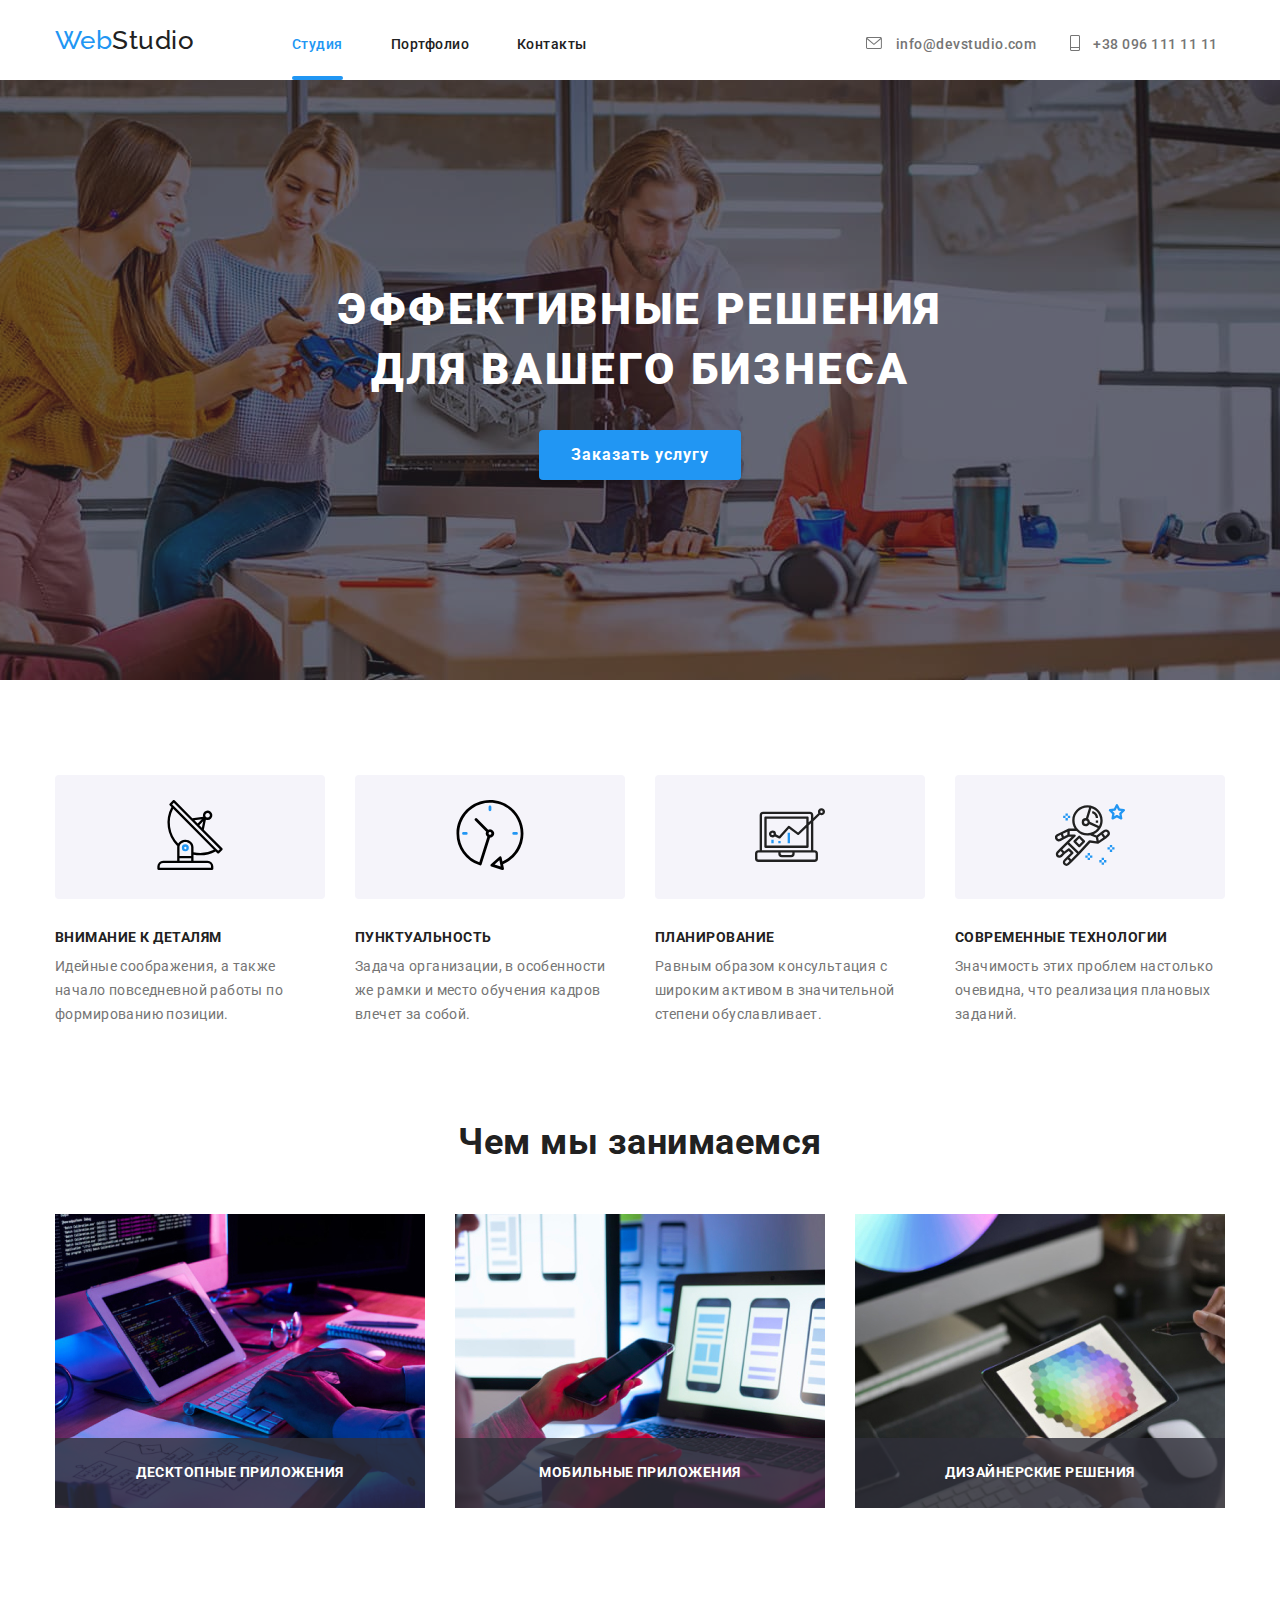
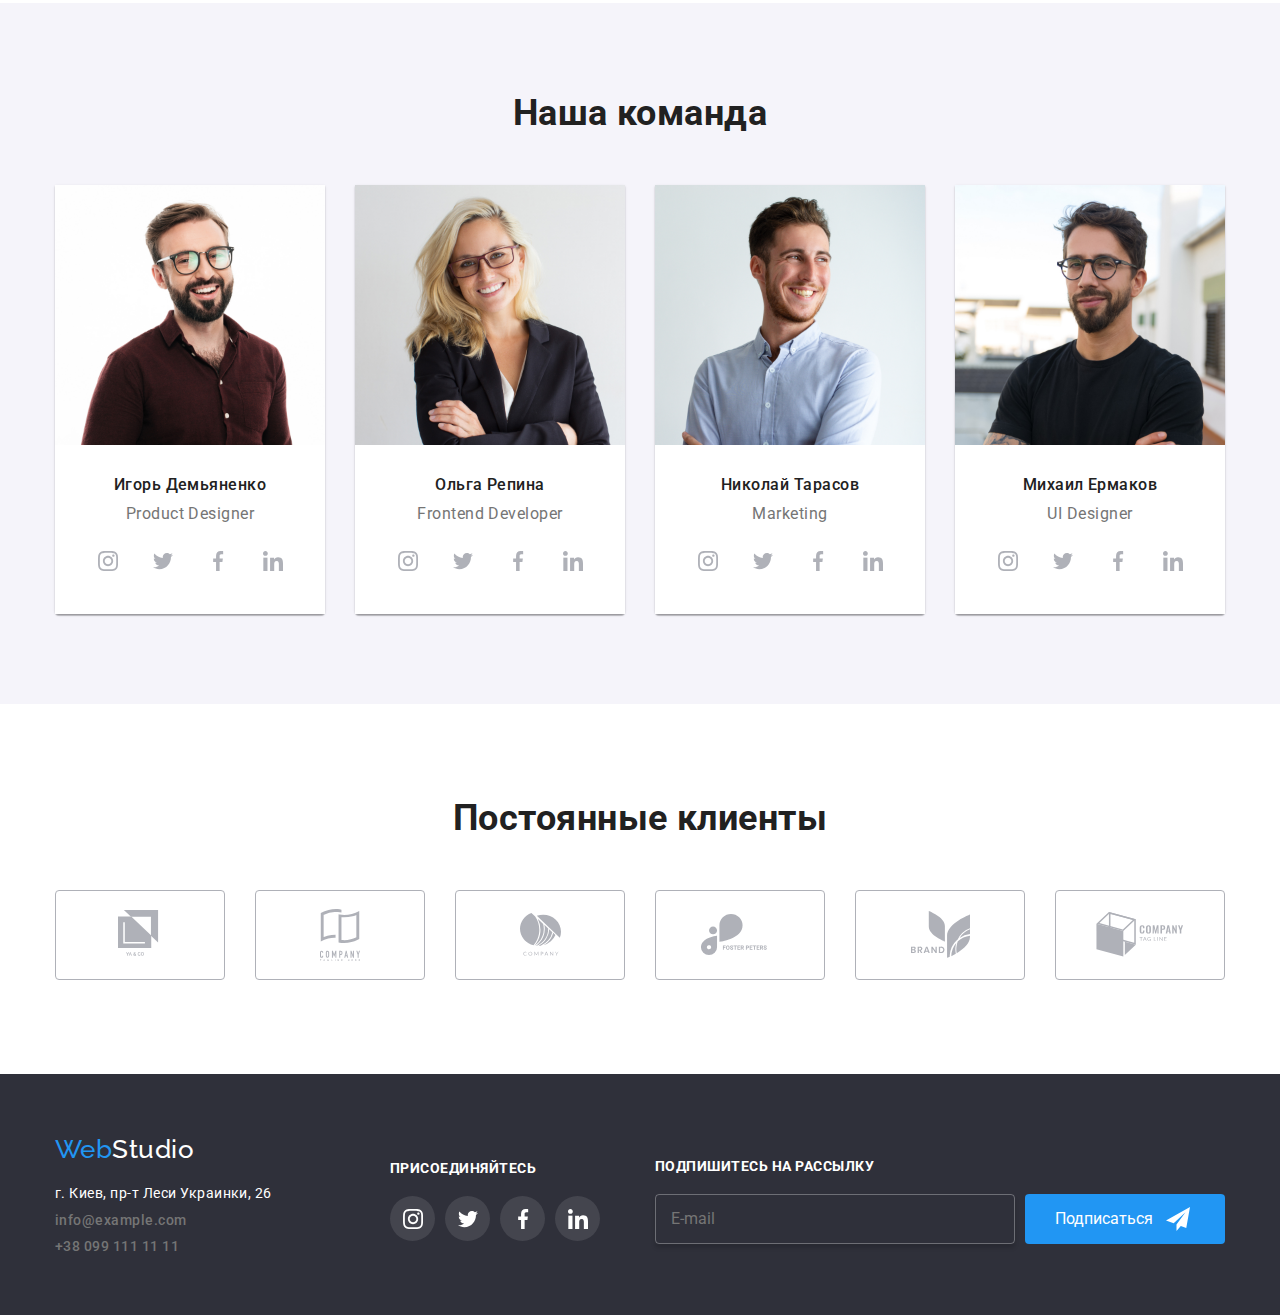
<file: index.html>
<!DOCTYPE html>
<html lang="en">
  <head>
    <meta charset="UTF-8" />
    <meta http-equiv="X-UA-Compatible" content="IE=edge" />
    <meta name="viewport" content="width=device-width, initial-scale=1.0" />
    <title>Document</title>
    <link rel="preconnect" href="https://fonts.gstatic.com" />
    <link
      href="https://fonts.googleapis.com/css2?family=Raleway:wght@700&family=Roboto:wght@400;500;700;900&display=swap"
      rel="stylesheet"
    />
    <link
      rel="stylesheet"
      href="https://cdnjs.cloudflare.com/ajax/libs/modern-normalize/1.0.0/modern-normalize.min.css"
    />
    <link rel="stylesheet" href="css/styles.min.css" />
  </head>
  <body>
    <!-- Шапка -->
    <header class="navigation">
      <div class="container">
        <nav>
          <a class="link logo" href="index.html">
            <span class="logo__highlight">Web</span>Studio
          </a>
          <ul class="menu-nav list">
            <li class="menu-nav__item">
              <a class="link menu-nav__link active" href="index.html">Студия</a></li>
            <li class="menu-nav__item">
              <a class="link menu-nav__link" href="portfolio.html">Портфолио</a>
            </li>
            <li class="menu-nav__item"><a class="link menu-nav__link" href="#">Контакты</a></li>
          </ul>
          <div class="contacts">
            <ul class="list">
              <li class="contacts__item">
                <a class="link contacts__link" href="mailto:info@devstudio.com">
                  <svg class="icon" width="16" height="12">
                    <use href="./images/icons/sprite.svg#icon-envelope"></use>
                  </svg>
                  info@devstudio.com
                </a>
              </li>
              <li class="contacts__item">
                <a class="link contacts__link" href="tel:+380961111111">
                  <svg class="icon phone" width="10" height="16">
                    <use href="./images/icons/sprite.svg#icon-telephone"></use>
                  </svg>
                  +38 096 111 11 11
                </a>
              </li>
            </ul>
          </div>
        </nav>
      </div>
    </header>
    <!-- Main -->
    <main>
      <section class="banner">
        <div class="hero">
          <h1 class="hero__title">Эффективные решения для вашего бизнеса</h1>
          <button type="button" class="button" data-modal-open>Заказать услугу</button>
        </div>
      </section>
      <!-- Features -->
      <section class="features">
        <div class="container">
          <ul class="list flex-container">
            <li class="features__item">
              <div class="features__block">
              <svg class="icon" width="70" height="70">
                <use href="./images/icons/sprite.svg#icon-antenna"></use>
              </svg>
            </div>
              <h3 class="features__title ">Внимание к деталям</h3>
              <p class="features__text">
                Идейные соображения, а также начало повседневной работы по
                формированию позиции.
              </p>
            </li>
            <li class="features__item">
              <div class="features__block">
              <svg class="icon" width="70" height="70">
                <use href="./images/icons/sprite.svg#icon-clock"></use>
              </svg>
              </div>
              <h3 class="features__title">Пунктуальность</h3>
              <p class="features__text">
                Задача организации, в особенности же рамки и место обучения
                кадров влечет за собой.
              </p>
            </li>
            <li class="features__item">
              <div class="features__block">
              <svg class="icon" width="70" height="70">
                <use href="./images/icons/sprite.svg#icon-diagram"></use>
              </svg>
              </div>
              <h3 class="features__title">Планирование</h3>
              <p class="features__text">
                Равным образом консультация с широким активом в значительной
                степени обуславливает.
              </p>
            </li>
            <li class="features__item">
              <div class="features__block">
              <svg class="icon" width="70" height="70">
                <use href="./images/icons/sprite.svg#icon-astronaut"></use>
              </svg>
              </div>
              <h3 class="features__title">Современные технологии</h3>
              <p class="features__text">
                Значимость этих проблем настолько очевидна, что реализация
                плановых заданий.
              </p>
            </li>
          </ul>
        </div>
      </section>
      <section class="works">
        <div class="container">
          <h2 class="section-heading">Чем мы занимаемся</h2>
          <ul class="list flex-container">
            <li>
              <div class="works__way">
              <img src="./images/features1.jpg" alt="Проектирование"/>
                  <h3 class=" works__title works__text">Десктопные приложения</h3>
              </div>
            </li>
            <li>
              <div class="works__way">
              <img src="./images/features2.jpg" alt="Дизайн" />
              <h3 class=" works__title works__text">Мобильные приложения</h3>
            </div>
          </li>
            <li>
              <div class="works__way">
              <img src="./images/features3.jpg" alt="Редакция" />
              <h3 class=" works__title works__text">Дизайнерские решения</h3>
              </div>
            </li>
          </ul>
        </div>
      </section>
      <section class="team">
        <div class="container">
          <h2 class="section-heading">Наша команда</h2>
          <ul class="list flex-container">
            <li class="team__card">
              <img src="./images/photo1.jpg" alt="Игорь Демьяненко" />
              <div class="team__body">
                <h3 class="person">Игорь Демьяненко</h3>
                <p class="team__item">Product Designer</p>
                <ul class="list social-icons flex-container">
                  <li class="social-icons__item">
                    <a
                      href=""
                      class="social-icons__link"
                      target="_blank"
                      rel="noopener noreferrer"
                    >
                      <svg class="icon">
                        <use
                          href="./images/icons/sprite.svg#icon-instagram"
                        ></use>
                      </svg>
                    </a>
                  </li>
                  <li class="social-icons__item">
                    <a
                      href=""
                      class="social-icons__link"
                      target="_blank"
                      rel="noopener noreferrer"
                    >
                      <svg class="icon">
                        <use
                          href="./images/icons/sprite.svg#icon-twitter"
                        ></use>
                      </svg>
                    </a>
                  </li>
                  <li class="social-icons__item">
                    <a
                      href=""
                      class="social-icons__link"
                      target="_blank"
                      rel="noopener noreferrer"
                    >
                      <svg class="icon">
                        <use
                          href="./images/icons/sprite.svg#icon-facebook"
                        ></use>
                      </svg>
                    </a>
                  </li>
                  <li class="social-icons__item">
                    <a
                      href=""
                      class="social-icons__link"
                      target="_blank"
                      rel="noopener noreferrer"
                    >
                      <svg class="icon">
                        <use
                          href="./images/icons/sprite.svg#icon-linkedin"
                        ></use>
                      </svg>
                    </a>
                  </li>
                </ul>
              </div>
            </li>
            <li class="team__card">
              <img src="./images/photo2.jpg" alt="Ольга Репина" />
              <div class="team__body">
                <h3 class="person">Ольга Репина</h3>
                <p class="team__item">Frontend Developer</p>
                <ul class="list social-icons flex-container">
                  <li class="social-icons__item">
                    <a
                      href=""
                      class="social-icons__link"
                      target="_blank"
                      rel="noopener noreferrer"
                    >
                      <svg class="icon">
                        <use
                          href="./images/icons/sprite.svg#icon-instagram"
                        ></use>
                      </svg>
                    </a>
                  </li>
                  <li class="social-icons__item">
                    <a
                      href=""
                      class="social-icons__link"
                      target="_blank"
                      rel="noopener noreferrer"
                    >
                      <svg class="icon">
                        <use
                          href="./images/icons/sprite.svg#icon-twitter"
                        ></use>
                      </svg>
                    </a>
                  </li>
                  <li class="social-icons__item">
                    <a
                      href=""
                      class="social-icons__link"
                      target="_blank"
                      rel="noopener noreferrer"
                    >
                      <svg class="icon">
                        <use
                          href="./images/icons/sprite.svg#icon-facebook"
                        ></use>
                      </svg>
                    </a>
                  </li>
                  <li class="social-icons__item">
                    <a
                      href=""
                      class="social-icons__link"
                      target="_blank"
                      rel="noopener noreferrer"
                    >
                      <svg class="icon">
                        <use
                          href="./images/icons/sprite.svg#icon-linkedin"
                        ></use>
                      </svg>
                    </a>
                  </li>
                </ul>
              </div>
            </li>
            <li class="team__card">
              <img src="./images/photo3.jpg" alt="Николай Тарасов" />
              <div class="team__body">
                <h3 class="person">Николай Тарасов</h3>
                <p class="team__item">Marketing</p>
                <ul class="list social-icons flex-container">
                  <li class="social-icons__item">
                    <a
                      href=""
                      class="social-icons__link"
                      target="_blank"
                      rel="noopener noreferrer"
                    >
                      <svg class="icon">
                        <use
                          href="./images/icons/sprite.svg#icon-instagram"
                        ></use>
                      </svg>
                    </a>
                  </li>
                  <li class="social-icons__item">
                    <a
                      href=""
                      class="social-icons__link"
                      target="_blank"
                      rel="noopener noreferrer"
                    >
                      <svg class="icon">
                        <use
                          href="./images/icons/sprite.svg#icon-twitter"
                        ></use>
                      </svg>
                    </a>
                  </li>
                  <li class="social-icons__item">
                    <a
                      href=""
                      class="social-icons__link"
                      target="_blank"
                      rel="noopener noreferrer"
                    >
                      <svg class="icon">
                        <use
                          href="./images/icons/sprite.svg#icon-facebook"
                        ></use>
                      </svg>
                    </a>
                  </li>
                  <li class="social-icons__item">
                    <a
                      href=""
                      class="social-icons__link"
                      target="_blank"
                      rel="noopener noreferrer"
                    >
                      <svg class="icon">
                        <use
                          href="./images/icons/sprite.svg#icon-linkedin"
                        ></use>
                      </svg>
                    </a>
                  </li>
                </ul>
              </div>
            </li>
            <li class="team__card">
              <img src="./images/photo4.jpg" alt="Михаил Ермаков" />
              <div class="team__body">
                <h3 class="person">Михаил Ермаков</h3>
                <p class="team__item">UI Designer</p>
                <ul class="list social-icons flex-container">
                  <li class="social-icons__item">
                    <a
                      href=""
                      class="social-icons__link"
                      target="_blank"
                      rel="noopener noreferrer"
                    >
                      <svg class="icon">
                        <use
                          href="./images/icons/sprite.svg#icon-instagram"
                        ></use>
                      </svg>
                    </a>
                  </li>
                  <li class="social-icons__item">
                    <a
                      href=""
                      class="social-icons__link"
                      target="_blank"
                      rel="noopener noreferrer"
                    >
                      <svg class="icon">
                        <use
                          href="./images/icons/sprite.svg#icon-twitter"
                        ></use>
                      </svg>
                    </a>
                  </li>
                  <li class="social-icons__item">
                    <a
                      href=""
                      class="social-icons__link"
                      target="_blank"
                      rel="noopener noreferrer"
                    >
                      <svg class="icon">
                        <use
                          href="./images/icons/sprite.svg#icon-facebook"
                        ></use>
                      </svg>
                    </a>
                  </li>
                  <li class="social-icons__item">
                    <a
                      href=""
                      class="social-icons__link"
                      target="_blank"
                      rel="noopener noreferrer"
                    >
                      <svg class="icon">
                        <use
                          href="./images/icons/sprite.svg#icon-linkedin"
                        ></use>
                      </svg>
                    </a>
                  </li>
                </ul>
              </div>
            </li>
          </ul>
        </div>
      </section>
      <section class="customers">
        <div class="container">
          <h2 class="section-heading">Постоянные клиенты</h2>
          <ul class="list  flex-container">
            <li class="customers__list">
              <a
                href=""
                class="customers__link"
                target="_blank"
                rel="noopener noreferrer"
              >
                <svg class="icon" width="44" height="49">
                  <use href="./images/icons/sprite.svg#icon-company1"></use>
                </svg>
              </a>
            </li>
            <li class="customers__list">
              <a
                href=""
                class="customers__link"
                target="_blank"
                rel="noopener noreferrer"
              >
                <svg class="icon" width="40" height="52">
                  <use href="./images/icons/sprite.svg#icon-company2"></use>
                </svg>
              </a>
            </li>
            <li class="customers__list">
              <a
                href=""
                class="customers__link"
                target="_blank"
                rel="noopener noreferrer"
              >
                <svg class="icon" width="41" height="43">
                  <use href="./images/icons/sprite.svg#icon-company3"></use>
                </svg>
              </a>
            </li>
            <li class="customers__list">
              <a
                href=""
                class="customers__link"
                target="_blank"
                rel="noopener noreferrer"
              >
                <svg class="icon" width="80" height="42">
                  <use href="./images/icons/sprite.svg#icon-company4"></use>
                </svg>
              </a>
            </li>
            <li class="customers__list">
              <a
                href=""
                class="customers__link"
                target="_blank"
                rel="noopener noreferrer"
              >
                <svg class="icon" width="59" height="47">
                  <use href="./images/icons/sprite.svg#icon-company5"></use>
                </svg>
              </a>
            </li>
            <li class="customers__list">
              <a
                href=""
                class="customers__link"
                target="_blank"
                rel="noopener noreferrer"
              >
                <svg class="icon" width="88" height="45">
                  <use href="./images/icons/sprite.svg#icon-company6"></use>
                </svg>
              </a>
            </li>
          </ul>
        </div>
      </section>
    </main>
    <!-- Подвал -->
    <footer class="footer">
      <div class="container flex-container flex-c">
          <!-- Block 1 -->
          <div class="contacts__logo">
            <a class="link logo" href="index.html">
              <span class="logo__highlight">Web</span>Studio
            </a>
            <address>
              <p class="footer__contacts">г. Киев, пр-т Леси Украинки, 26</p>
              <ul class="list">
                <li class="footer__contacts">
                  <a class="link footer__contacts-grey" href="mailto:info@example.com"
                    >info@example.com</a
                  >
                </li>
                <li class="footer__contacts ">
                  <a class="link footer__contacts-grey" href="tel:+380991111111">+38 099 111 11 11</a>
                </li>
              </ul>
            </address>
          </div>
          <!-- Block 2 -->
          <div class="join-social-links">
            <h3 class="subscription__text">Присоединяйтесь</h3>
            <ul class="list flex-container social-icons">
              <li class="social-icons__item">
                <a
                  href=""
                  class="social-icons__link"
                  target="_blank"
                  rel="noopener noreferrer"
                >
                  <svg class="icon">
                    <use href="./images/icons/sprite.svg#icon-instagram"></use>
                  </svg>
                </a>
              </li>
              <li class="social-icons__item">
                <a
                  href=""
                  class="social-icons__link"
                  target="_blank"
                  rel="noopener noreferrer"
                >
                  <svg class="icon">
                    <use href="./images/icons/sprite.svg#icon-twitter"></use>
                  </svg>
                </a>
              </li>
              <li class="social-icons__item">
                <a
                  href=""
                  class="social-icons__link"
                  target="_blank"
                  rel="noopener noreferrer"
                >
                  <svg class="icon">
                    <use href="./images/icons/sprite.svg#icon-facebook"></use>
                  </svg>
                </a>
              </li>
              <li class="social-icons__item">
                <a
                  href=""
                  class="social-icons__link"
                  target="_blank"
                  rel="noopener noreferrer"
                >
                  <svg class="icon">
                    <use href="./images/icons/sprite.svg#icon-linkedin"></use>
                  </svg>
                </a>
              </li>
            </ul>
          </div>
          <!-- Block 3 -->
          <div class="subscription">
            <h3 class="subscription__text">Подпишитесь на рассылку</h3>
            <form class="subscription__form">
            <input class="subscription__input" type="text" name="email" placeholder="E-mail">
            <div class="footer-icon">
            <button class="subscription__button" type="submit">Подписаться</button>
            <svg class="form-button-icon" width="24" height="24">
              <use href="./images/icons/sprite.svg#icon-send-telegramm"></use>
            </svg>
          </div>
            </form>
          </div>
      </div>
    </footer>
    <!-- <img src="./images/svg/satellite-dish.svg" alt="icon" /> -->
    <div class="backdrop is-hidden" data-modal>
      <div class="modal" >
        <button type="button" class="modal-button"  data-modal-close>
          <svg class="modal-icon-close" width="18" height="18"> 
            <use href="./images/icons/sprite.svg#icon-close"></use>
          </svg>
        </button>
          <p class="modal__title">Оставьте свои данные, мы вам перезвоним</p> 
          <form class="form" autocomplete="on">
            <div class="form-container">
            <div class="form__group">
              <label for="name" class="form__label">Имя</label>
              <input class="form__input" type="text" name="name" id="name" required="">
              <svg class="modal__icon" width="18" height="18">
                <use href="./images/icons/sprite.svg#icon-person"></use>
              </svg>
            </div>
           <div class="form__group">
            <label for="tel" class="form__label">Телефон</label>
            <input class="form__input" type="text" name="tel" id="tel" required="">
            <svg class="modal__icon" width="18" height="18">
              <use href="./images/icons/sprite.svg#icon-tel"></use>
            </svg>
           </div>
            <div class="form__group">
              <label for="email" class="form__label">Почта</label>
              <input class="form__input" type="text" name="email" id="email" required="">
              <svg class="modal__icon" width="18" height="18">
                <use href="./images/icons/sprite.svg#icon-email"></use>
              </svg>
            </div>
            <div class="form__group">
              <label for="comments" class="form__label">Комментарий</label>
              <textarea class="form__comments" name="comment" id="comments" 
              cols="30" rows="4" spellcheck="false" placeholder="Введите текст"></textarea>
            </div>
              <input type="checkbox" class="custom-checkbox" name="check" value="accepted" id="contract" required="">
              <label class="checkbox-label" for="contract"><p>Соглашаюсь с рассылкой и принимаю <a class="contract-link" href="#" target="_blank" rel="noopener noreferrer">Условия договора</a></p>
            </label>
          </div>
           <button class="modal__button-send" type="submit">Отправить</button>
          </form>
      </div>
    </div>
    <script src="./js/modal.js"></script>
  </body>
</html>
</file>
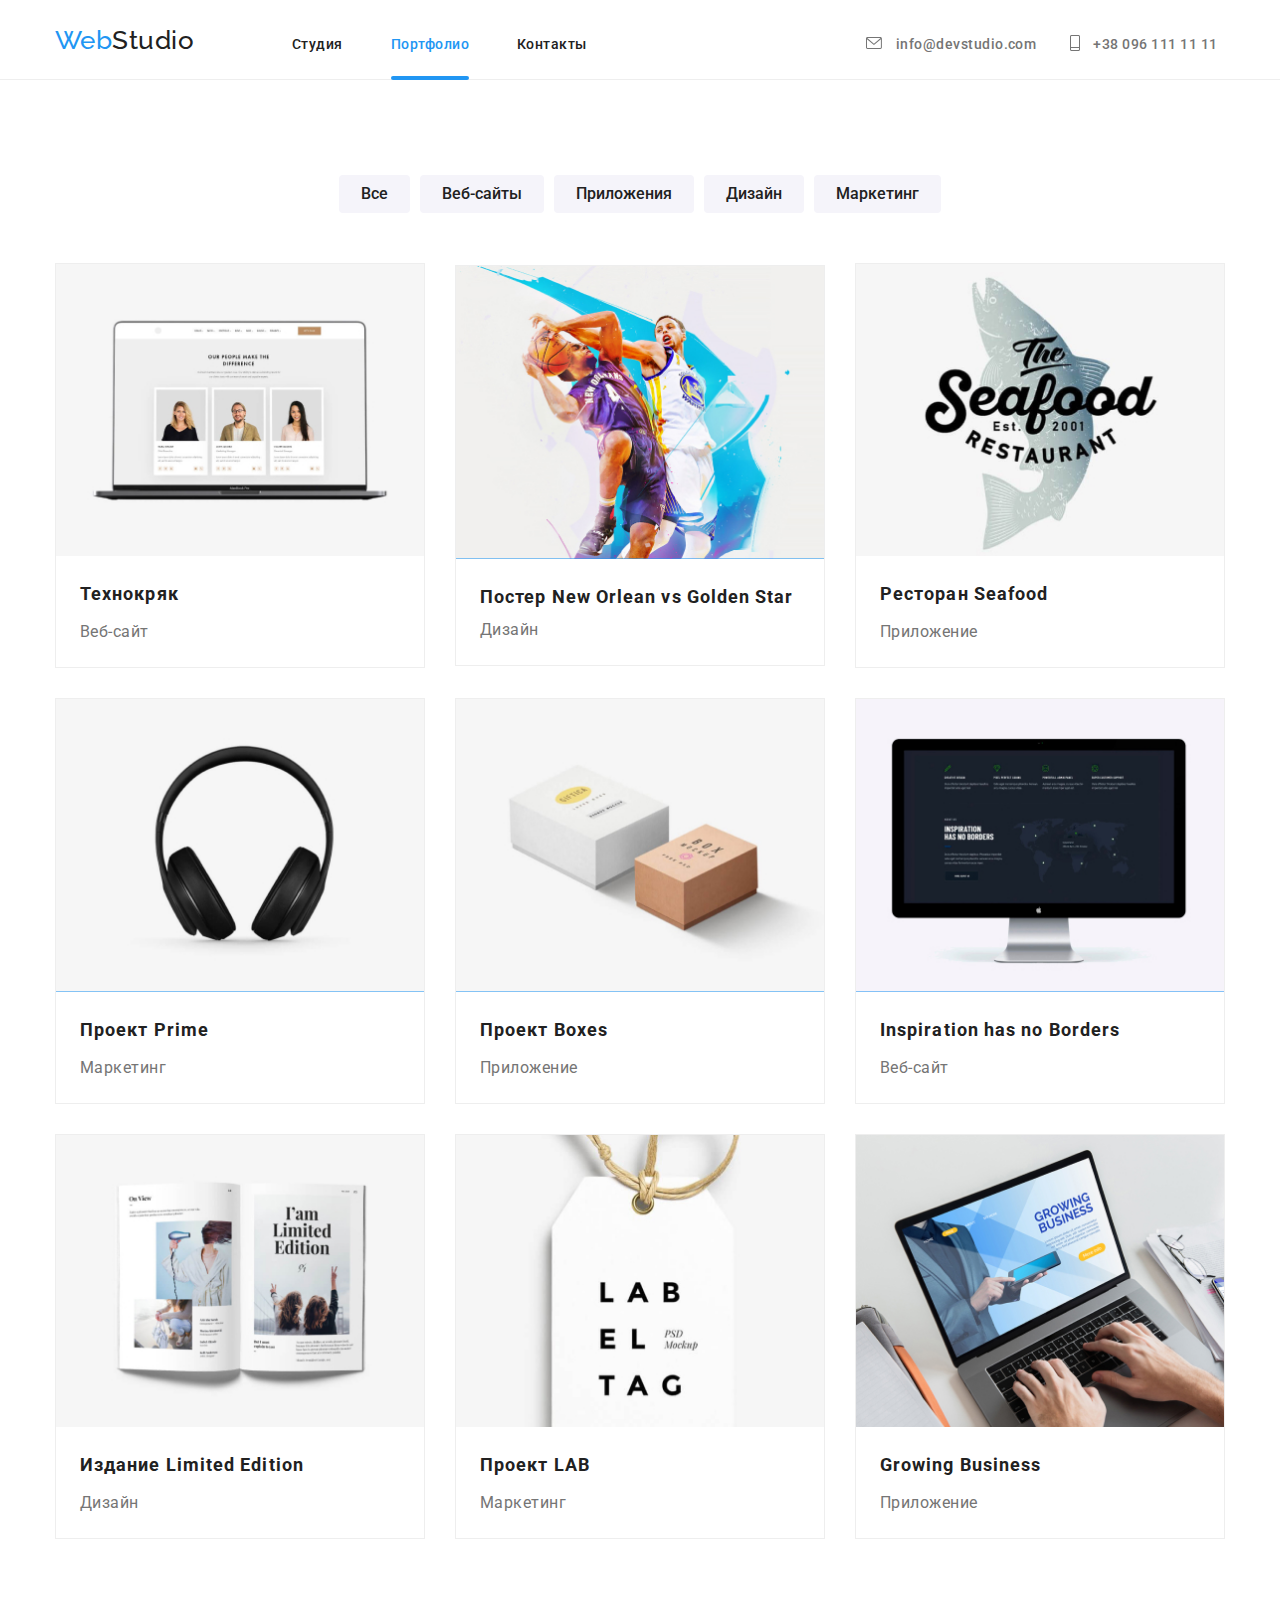
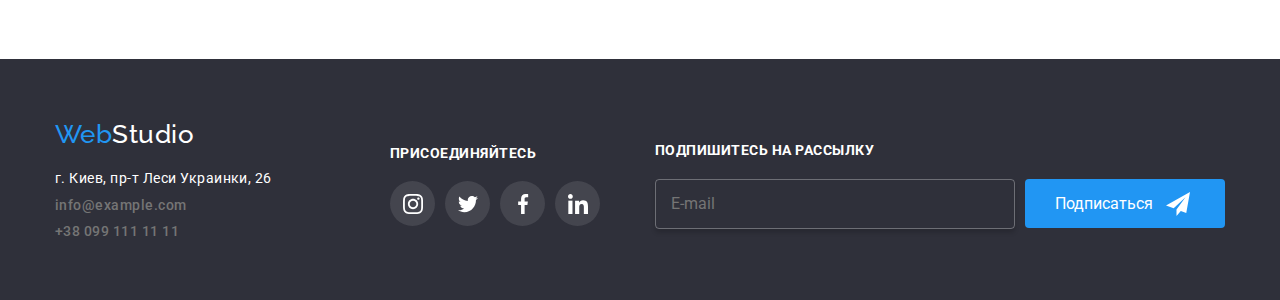
<file: portfolio.html>
<!DOCTYPE html>
<html lang="en">
  <head>
    <meta charset="UTF-8" />
    <meta http-equiv="X-UA-Compatible" content="IE=edge" />
    <meta name="viewport" content="width=device-width, initial-scale=1.0" />
    <meta name="description" content="This site for home tasks" />
    <title>Portfolio</title>
    <link rel="preconnect" href="https://fonts.gstatic.com" />
    <link
      href="https://fonts.googleapis.com/css2?family=Raleway:wght@700&family=Roboto:wght@400;500;700;900&display=swap"
      rel="stylesheet"
    />
    <link
      rel="stylesheet"
      href="https://cdnjs.cloudflare.com/ajax/libs/modern-normalize/1.0.0/modern-normalize.min.css"
    />
    <link rel="stylesheet" href="css/styles.min.css" />
  </head>
  <body>
    <header class="navigation h-line">
      <div class="container">
        <nav>
          <a class="link logo" href="index.html">
            <span class="logo__highlight">Web</span>Studio
          </a>
          <ul class="menu-nav list" id="base-nav">
            <li class="menu-nav__item"><a class="link menu-nav__link" href="index.html">Студия</a></li>
            <li class="menu-nav__item">
              <a class="link menu-nav__link active" href="portfolio.html">Портфолио</a>
            </li>
            <li class="menu-nav__item"><a class="link menu-nav__link" href="#">Контакты</a></li>
          </ul>
          <div class="contacts">
            <ul class="list">
              <li class="contacts__item">
                <a class="link contacts__link" href="mailto:info@devstudio.com">
                  <svg class="icon" width="16" height="12">
                    <use href="./images/icons/sprite.svg#icon-envelope"></use>
                  </svg>
                  info@devstudio.com
                </a>
              </li>
              <li class="contacts__item">
                <a class="link contacts__link" href="tel:+380961111111">
                  <svg class="icon phone" width="10" height="16">
                    <use href="./images/icons/sprite.svg#icon-telephone"></use>
                  </svg>
                  +38 096 111 11 11
                </a>
              </li>
            </ul>
          </div>
        </nav>
      </div>
    </header>
    <main>
      <section class="main-section">
      <div class="container">
        <section class="secondary-nav ">
          <ul class="site-nav list button-item">
            <li class="site-nav__item">
              <button type="button" class="filter-btn">Все</button>
            </li>
            <li class="site-nav__item">
              <button type="button" class="filter-btn">Веб-сайты</button>
            </li>
            <li class="site-nav__item">
              <button type="button" class="filter-btn">Приложения</button>
            </li>
            <li class="site-nav__item">
              <button type="button" class="filter-btn">Дизайн</button>
            </li>
            <li class="site-nav__item">
              <button type="button" class="filter-btn">Маркетинг</button>
            </li>
          </ul>
        </section>
        <section>
          <h2 class="section-heading__portfolio">Портфолио</h2>
          <ul class="list grid flex-c">
            <li class="grid__item">
              <a href="#">
                <div class="business-card">
                  <div class="card-overlay">
                    <img src="./images/example1.jpg" alt="Сотрудники" />
                    <div class="card-overlay-text">
                      <p>Технокряк это современная площадка распространения коронавируса. Компании используют эту платформу для цифрового шпионажа и атак на защищённые сервера конкурентов.</p>
                    </div>
                  </div>
                  <div class="card-info">
                    <h3 class="portfolio card-info__title">Технокряк</h3>
                    <p class="card-info__text">Веб-сайт</p>
                  </div>
                </div>
              </a>
            </li>
            <li class="grid__item">
              <a href="#">
                <div class="business-card">
                  <div class="card-overlay">
                    <img src="./images/example2.jpg" alt="Дизайн" />
                  <div class="card-overlay-text">
                    <!-- <p>Технокряк это современная площадка распространения коронавируса. Компании используют эту платформу для цифрового шпионажа и атак на защищённые сервера конкурентов.</p> -->
                  </div>
                </div>
                  <div class="card-info">
                    <h3 class="portfolio grid-item-title">
                      Постер New Orlean vs Golden Star
                    </h3>
                    <p class="card-info__text">Дизайн</p>
                  </div>
                </div>
              </a>
            </li>
            <li class="grid__item">
              <a href="#">
                <div class="business-card">
                  <div class="card-overlay">
                    <img src="./images/example3.jpg" alt="Приложение" />
                    <div class="card-overlay-text">
                      <!-- <p>Технокряк это современная площадка распространения коронавируса. Компании используют эту платформу для цифрового шпионажа и атак на защищённые сервера конкурентов.</p> -->
                    </div>
                  </div>
                  <div class="card-info">
                    <h3 class="portfolio card-info__title">Ресторан Seafood</h3>
                    <p class="card-info__text">Приложение</p>
                  </div>
                </div>
              </a>
            </li>
            <li class="grid__item">
              <a href="#">
                <div class="business-card">
                  <div class="card-overlay">
                    <img src="./images/example4.jpg" alt="Маркетинг" />
                    <div class="card-overlay-text">
                      <!-- <p>Технокряк это современная площадка распространения коронавируса. Компании используют эту платформу для цифрового шпионажа и атак на защищённые сервера конкурентов.</p> -->
                    </div>
                  </div>
                  <div class="card-info">
                    <h3 class="portfolio card-info__title">Проект Prime</h3>
                    <p class="card-info__text">Маркетинг</p>
                  </div>
                </div>
              </a>
            </li>
            <li class="grid__item">
              <a href="">
                <div class="business-card">
                  <div class="card-overlay">
                    <img src="./images/example5.jpg" alt="Приложение" />
                    <div class="card-overlay-text">
                      <!-- <p>Технокряк это современная площадка распространения коронавируса. Компании используют эту платформу для цифрового шпионажа и атак на защищённые сервера конкурентов.</p> -->
                    </div>
                  </div>
                  
                  <div class="card-info">
                    <h3 class="portfolio card-info__title">Проект Boxes</h3>
                    <p class="card-info__text">Приложение</p>
                  </div>
                </div>
              </a>
            </li>
            <li class="grid__item">
              <a href="#">
                <div class="business-card">
                  <div class="card-overlay">
                    <img src="./images/example6.jpg" alt="Веб-сайт" />
                    <div class="card-overlay-text">
                      <!-- <p>Технокряк это современная площадка распространения коронавируса. Компании используют эту платформу для цифрового шпионажа и атак на защищённые сервера конкурентов.</p> -->
                    </div>
                  </div>
                  <div class="card-info">
                    <h3 class="portfolio card-info__title">
                      Inspiration has no Borders
                    </h3>
                    <p class="card-info__text">Веб-сайт</p>
                  </div>
                </div>
              </a>
            </li>
            <li class="grid__item">
              <a href="#">
                <div class="business-card">
                  <div class="card-overlay">
                    <img src="./images/example7.jpg" alt="Дизайн" />
                    <div class="card-overlay-text">
                      <!-- <p>Технокряк это современная площадка распространения коронавируса. Компании используют эту платформу для цифрового шпионажа и атак на защищённые сервера конкурентов.</p> -->
                    </div>
                  </div>
                  <div class="card-info">
                    <h3 class="portfolio card-info__title">
                      Издание Limited Edition
                    </h3>
                    <p class="card-info__text">Дизайн</p>
                  </div>
                </div>
              </a>
            </li>
            <li class="grid__item">
              <a href="#">
                <div class="business-card">
                  <div class="card-overlay">
                    <img src="./images/example8.jpg" alt="Маркетинг" />
                    <div class="card-overlay-text">
                      <!-- <p>Технокряк это современная площадка распространения коронавируса. Компании используют эту платформу для цифрового шпионажа и атак на защищённые сервера конкурентов.</p> -->
                    </div>
                  </div>
                  <div class="card-info">
                    <h3 class="portfolio card-info__title">Проект LAB</h3>
                    <p class="card-info__text">Маркетинг</p>
                  </div>
                </div>
              </a>
            </li>
            <li class="grid__item">
              <a href="#">
                <div class="business-card">
                  <div class="card-overlay">
                    <img src="./images/example9.jpg" alt="Приложение" />
                    <div class="card-overlay-text">
                      <!-- <p>Технокряк это современная площадка распространения коронавируса. Компании используют эту платформу для цифрового шпионажа и атак на защищённые сервера конкурентов.</p> -->
                    </div>
                  </div>
                  <div class="card-info">
                    <h3 class="portfolio card-info__title">Growing Business</h3>
                    <p class="card-info__text">Приложение</p>
                  </div>
                </div>
              </a>
            </li>
          </ul>
          </section>
        </div>
      </section>
    </main>
    <!-- Подвал -->
    <footer class="footer">
      <div class="container flex-container flex-c">
          <!-- Block 1 -->
          <div class="contacts__logo">
            <a class="link logo" href="index.html">
              <span class="logo__highlight">Web</span>Studio
            </a>
            <address>
              <p class="footer__contacts">г. Киев, пр-т Леси Украинки, 26</p>
              <ul class="list">
                <li class="footer__contacts">
                  <a class="link footer__contacts-grey" href="mailto:info@example.com"
                    >info@example.com</a
                  >
                </li>
                <li class="footer__contacts ">
                  <a class="link footer__contacts-grey" href="tel:+380991111111">+38 099 111 11 11</a>
                </li>
              </ul>
            </address>
          </div>
          <!-- Block 2 -->
          <div class="join-social-links">
            <h3 class="subscription__text">Присоединяйтесь</h3>
            <ul class="list flex-container social-icons">
              <li class="social-icons__item">
                <a
                  href=""
                  class="social-icons__link"
                  target="_blank"
                  rel="noopener noreferrer"
                >
                  <svg class="icon">
                    <use href="./images/icons/sprite.svg#icon-instagram"></use>
                  </svg>
                </a>
              </li>
              <li class="social-icons__item">
                <a
                  href=""
                  class="social-icons__link"
                  target="_blank"
                  rel="noopener noreferrer"
                >
                  <svg class="icon">
                    <use href="./images/icons/sprite.svg#icon-twitter"></use>
                  </svg>
                </a>
              </li>
              <li class="social-icons__item">
                <a
                  href=""
                  class="social-icons__link"
                  target="_blank"
                  rel="noopener noreferrer"
                >
                  <svg class="icon">
                    <use href="./images/icons/sprite.svg#icon-facebook"></use>
                  </svg>
                </a>
              </li>
              <li class="social-icons__item">
                <a
                  href=""
                  class="social-icons__link"
                  target="_blank"
                  rel="noopener noreferrer"
                >
                  <svg class="icon">
                    <use href="./images/icons/sprite.svg#icon-linkedin"></use>
                  </svg>
                </a>
              </li>
            </ul>
          </div>
          <!-- Block 3 -->
          <div class="subscription">
            <h3 class="subscription__text">Подпишитесь на рассылку</h3>
            <form class="subscription__form">
            <input class="subscription__input" type="text" name="email" placeholder="E-mail">
            <div class="footer-icon">
            <button class="subscription__button" type="submit">Подписаться</button>
            <svg class="form-button-icon" width="24" height="24">
              <use href="./images/icons/sprite.svg#icon-send-telegramm"></use>
            </svg>
          </div>
            </form>
          </div>
      </div>
    </footer>
  </body>
</html>
</file>
<file: css/styles.min.css>
:root{--main-font-family: 'Roboto', sans-serif;--secondary-font-family: 'Raleway', sans-serif;--main-bg-color: #fff;--main-text-color: #212121;--secondary-color: #757575;--accent-color: #2196f3;--dark-bg-color: #2f303a;--icons-text-color: #afb1b8;--base-size: 16px;--soft-box-shadow: drop-shadow(0px 4px 4px rgba(0, 0, 0, 0.25));--small-circled: 4px;--round-box: 50%;--soft-grey-bg-gradient: linear-gradient(180deg, #FFFFFF 0%, rgba(255, 255, 255, 0) 100%), linear-gradient(180deg, #6B5F5F 0%, rgba(255, 255, 255, 0) 100%), #c4c4c4;--animation-time: 250ms}html{box-sizing:border-box}*,*::after,*::before{box-sizing:inherit}h1,h2,h3,h4,h5,h6,p{margin-top:0;margin-bottom:0}body{font-size:var(--base-size);font-family:var(--main-font-family);letter-spacing:0.03em;line-height:1.2;color:var(--main-text-color)}img{display:block;width:100%;height:auto}address{margin-top:20px}address{font-style:normal}.list{list-style:none;padding-left:0;margin:0}.h-line{border-bottom:1px solid #eee}.banner{max-width:1600px;height:600px;margin-left:auto;margin-right:auto;background-image:url(../images/bg.jpg);background-size:cover;background-position:top right, center;background-repeat:no-repeat;background-color:var(--soft-grey-bg-gradient)}.visually-hidden{position:absolute !important;clip:rect(1px 1px 1px 1px);clip:rect(1px, 1px, 1px, 1px);padding:0 !important;border:0 !important;height:1px !important;width:1px !important;overflow:hidden}.container{width:1200px;margin:0 auto;padding:0 15px}.flex-container{display:flex;justify-content:space-between}.flex-c{justify-content:center;align-items:center}.button{font-weight:700;font-size:var(--base-size);line-height:1.87;letter-spacing:.06em;appearance:none;border:0;cursor:pointer;border-radius:var(--small-circled);padding:10px 32px;background-color:var(--accent-color);color:var(--main-bg-color);box-shadow:0 4px 4px rgba(0,0,0,0.15);transition:var(--animation-time) cubic-bezier(0.4, 0, 0.2, 1)}.button:focus{outline:none;box-shadow:0 0 0 4px rgba(49,106,230,0.7)}.button:active{outline:none;transform:translateY(2px)}.main-navigation{display:flex;align-items:center}.menu-nav{width:295px;display:inline-flex;justify-content:space-between}.menu-nav__link{position:relative}.menu-nav__link::after{content:'';position:absolute;bottom:-27px;left:0;width:100%;height:4px;border-radius:2px;opacity:0;transition:opacity var(--animation-time) cubic-bezier(0.4, 0, 0.2, 1);background-color:var(--accent-color)}.menu-nav__link:hover::after,.menu-nav__link:focus::after{content:'';position:absolute;bottom:-27px;left:0;width:100%;height:4px;border-radius:2px;opacity:1;background-color:var(--accent-color)}.menu-nav__item .link{font-size:14px;list-style:none;text-decoration:none;display:block;transition:var(--animation-time) cubic-bezier(0.4, 0, 0.2, 1)}.active::after{content:'';position:absolute;bottom:-27px;left:0;width:100%;height:4px;opacity:1;border-radius:2px;background-color:var(--accent-color)}.phone{transform:translateY(2px)}.menu-nav__item>.active{color:var(--accent-color)}.social-icons{width:210px}.social-icons__link{display:flex;justify-content:center;align-items:center;border-radius:50%;width:45px;height:45px}.social-icons__link:hover .icon,.social-icons__link:focus .icon{fill:var(--main-bg-color)}.social-icons__link:hover,.social-icons__link:focus{background-color:var(--accent-color);transition:var(--animation-time) cubic-bezier(0.4, 0, 0.2, 1)}.social-icons__item{border-radius:50%;background-color:rgba(255,255,255,0.1)}.social-icons .icon{width:20px;height:20px;fill:var(--icons-text-color);transition:var(--animation-time) cubic-bezier(0.4, 0, 0.2, 1)}.logo{font-size:26px;font-family:var(--secondary-font-family);font-weight:700;line-height:1.192;color:var(--main-text-color);margin-right:90px}.logo__highlight{color:var(--accent-color)}.section-heading{font-weight:700;font-size:36px;line-height:1.166;text-align:center;color:var(--main-text-color);margin-bottom:50px}.filter-btn{font-size:var(--base-size);font-weight:500;line-height:1.62;color:var(--main-text-color);padding:6px 22px;background-color:#F5F4FA;border:none;cursor:pointer;display:inline-flex;border-radius:var(--small-circled);transition:var(--animation-time) cubic-bezier(0.4, 0, 0.2, 1)}.filter-btn:active{outline:none;transform:translateY(2px)}.filter-btn:focus{outline:none}.filter-btn:hover,.filter-btn:focus{background-color:#2196f3;color:var(--main-bg-color);box-shadow:0px 4px 4px rgba(0,0,0,0.25)}.custom-checkbox{position:absolute;z-index:-1;opacity:0}.custom-checkbox+label{display:inline-flex;align-items:center;user-select:none;font-size:14px;line-height:1.7;letter-spacing:0.03em;color:var(--secondary-color)}.custom-checkbox+label::before{content:'';display:inline-block;width:16px;height:16px;border:2px solid #212121;border-radius:2px;margin-right:8px;background-repeat:no-repeat;background-position:center;background-size:50% 50%}.custom-checkbox:checked+label::before{border-color:var(--accent-color);background-color:var(--accent-color);background-image:url(../images/icons/icon-checkbox.svg);color:var(--main-bg-color);background-size:contain;background-origin:border-box}.custom-checkbox:not(:disabled):not(:checked)+label:hover::before{border-color:#b3d7ff}.custom-checkbox:not(:disabled):active+label::before{background-color:#b3d7ff;border-color:#b3d7ff}.custom-checkbox:focus+label::before{box-shadow:0 0 0 3px rgba(0,123,255,0.25)}.custom-checkbox:focus:not(:checked)+label::before{border-color:#4484c9}.custom-checkbox:disabled+label::before{background-color:#e9ecef}.link{text-decoration:none;color:inherit;font-weight:500;transition:color var(--animation-time) cubic-bezier(0.4, 0, 0.2, 1)}.link:hover,.link:focus{color:var(--accent-color)}.contacts{display:inline-flex;margin-left:275px}.contacts__link{font-size:14px;color:var(--secondary-color)}.contacts__link:not(:last-child){margin-right:50px}.contacts__link:hover,.contacts__link:focus{color:var(--accent-color)}.contacts__link .icon{fill:var(--secondary-color);margin-right:10px;transition:var(--animation-time) cubic-bezier(0.4, 0, 0.2, 1)}.contacts__link:hover .icon,.contacts__link:focus .icon{fill:var(--accent-color)}.contacts__item{display:inline}.contacts__item:not(:last-child){margin-right:30px}.contract-link{color:var(--accent-color)}.contract-link:focus{transition:var(--animation-time) cubic-bezier(0.4, 0, 0.2, 1)}#contract{margin-left:14px}.backdrop{position:fixed;top:0;left:0;width:100%;height:100%;background:rgba(0,0,0,0.2);opacity:1;transition:opacity 250ms cubic-bezier(0.4, 0, 0.2, 1),visibility 250ms cubic-bezier(0.4, 0, 0.2, 1)}.modal{position:absolute;top:50%;left:50%;width:528px;height:581px;transform:translate(-50%, -50%);border-radius:5px;background-color:var(--main-bg-color);padding:40px;transition:opacity 250ms cubic-bezier(0.4, 0, 0.2, 1)}.modal-button{position:absolute;top:10px;right:10px;width:30px;height:30px;border-radius:50%;background:var(--main-bg-color);border:1px solid rgba(0,0,0,0.1)}.modal-button:focus .modal-icon-close{fill:var(--accent-color);transition:var(--animation-time) cubic-bezier(0.4, 0, 0.2, 1)}.modal-button:hover>.modal-icon-close{fill:var(--accent-color);transition:var(--animation-time) cubic-bezier(0.4, 0, 0.2, 1)}.modal-icon-close{transform:translate(0, 2px);cursor:pointer}.is-hidden{opacity:0;visibility:hidden;pointer-events:none}.is-hidden .modal{transform:translateX(100%, 100%) scale 0.2}.modal__title{font-weight:700;font-size:20px;line-height:1.15;text-align:center;letter-spacing:0.03em;color:var(--main-text-color)}.modal__button-send{display:block;margin:30px auto 0;width:200px;padding:10px 55px;border-radius:4px;border:none;font-weight:bold;line-height:1.87;letter-spacing:0.06em;color:var(--main-bg-color);background:#188CE8;cursor:pointer}.modal__button-send:hover,.modal__button-send:focus{outline:none;box-shadow:0 5px 5px rgba(60,134,168,0.25);transition:250ms cubic-bezier(0.4, 0, 0.2, 1)}.form-container{margin-top:14px;margin-bottom:20px}.form{margin-left:auto;margin-right:auto}.form__group{position:relative}.form__label{font-size:12px;line-height:1.15;letter-spacing:0.01em;color:var(--secondary-color)}.modal__icon{position:absolute;top:50%;left:10px}.form__input{width:100%;display:block;border:1px solid rgba(33,33,33,0.2);border-radius:4px;line-height:1.4;padding:8px 10px 8px 40px;margin-top:4px;margin-bottom:10px;cursor:pointer}.form__input:focus{outline:none;border-color:var(--accent-color);transition:var(--animation-time) cubic-bezier(0.4, 0, 0.2, 1)}.form__input:focus+.modal__icon{fill:var(--accent-color);transition:var(--animation-time) cubic-bezier(0.4, 0, 0.2, 1)}.form__comments{display:block;width:100%;resize:none;border:1px solid rgba(33,33,33,0.2);border-radius:4px;line-height:1.5;padding:11px 16px;margin-top:5px;margin-bottom:10px;color:var(--secondary-color);cursor:pointer}.form__comments:focus{outline:none;border-color:var(--accent-color);transition:var(--animation-time) cubic-bezier(0.4, 0, 0.2, 1)}.hero{min-width:100vh;padding-top:200px;padding-bottom:200px;text-align:center;background-color:rgba(47,48,58,0.4)}.hero__title{font-size:44px;font-weight:900;line-height:1.36;color:var(--main-bg-color);display:block;width:700px;letter-spacing:0.06em;text-transform:uppercase;margin-bottom:30px;margin:0 auto 30px}.features__item{width:270px}.features__item:not(:last-child){margin-right:20px}.features__title{font-weight:700;font-size:14px;line-height:1.142;padding-top:30px;padding-bottom:10px;text-transform:uppercase;color:var(--main-text-color)}.features__text{font-size:14px;line-height:1.71;letter-spacing:0.03em;color:var(--secondary-color)}.features__block{padding:25px 100px;background:#F5F4FA;border-radius:var(--small-circled)}.works__way{position:relative}.works__title{font-family:var(--main-font-family);font-weight:700;font-size:14px;line-height:1.14;padding:27px;text-align:center;text-transform:uppercase;color:var(--main-bg-color)}.works__text{position:absolute;width:370px;bottom:0;background:rgba(47,48,58,0.8)}.team{background:#F5F4FA;padding-top:90px;padding-bottom:90px}.team__item{font-weight:400;font-size:16px;line-height:1.187;margin-bottom:16px;text-align:center;color:var(--secondary-color)}.team__card{font-size:16px;font-weight:500;line-height:1.2;text-align:center;color:var(--main-text-color);width:270px;box-shadow:0px 1px 3px rgba(0,0,0,0.12),0px 1px 1px rgba(0,0,0,0.14),0px 2px 1px rgba(0,0,0,0.2);border-radius:0px 0px 4px 4px}.team__body{background-color:var(--main-bg-color);padding:30px}.person{font-size:16px;font-weight:500;line-height:1.187;text-align:center;margin-bottom:10px}.customers{padding-top:94px;padding-bottom:94px}.customers__link{border:1px solid #afb1b8;width:170px;height:90px;border-radius:var(--small-circled);display:inline-flex;justify-content:center;align-items:center;transition:var(--animation-time) cubic-bezier(0.4, 0, 0.2, 1)}.customers__link:hover .icon,.customers__link:focus .icon{fill:var(--accent-color)}.customers__link:hover,.customers__link:focus{border-color:var(--accent-color)}.customers__list .icon{fill:var(--icons-text-color);transition:var(--animation-time) cubic-bezier(0.4, 0, 0.2, 1)}.customers__link:focus{outline-color:var(--accent-color)}.contacts__logo{flex-basis:calc((50% - 45px) / 2)}.footer{padding:60px 0;background-color:var(--dark-bg-color)}.footer .icon{fill:var(--main-bg-color)}.footer .logo{color:var(--main-bg-color)}.footer{font-size:14px}.footer__contacts{color:var(--main-bg-color)}.footer__contacts .link{color:var(--secondary-color);transition:var(--animation-time) cubic-bezier(0.4, 0, 0.2, 1)}.footer__contacts .link:hover,.footer__contacts .link:focus{color:var(--accent-color);transition:var(--animation-time) cubic-bezier(0.4, 0, 0.2, 1)}.footer__contacts:not(:last-child){padding-bottom:10px}.subscription{flex-basis:calc(50% - 15px)}.subscription__text{font-size:inherit;font-weight:700;line-height:1.15;padding-top:12px;padding-bottom:20px;text-transform:uppercase;color:var(--main-bg-color)}.subscription__form{display:flex}.subscription__input{width:360px;height:50px;color:var(--main-bg-color);padding:15px;border:1px solid rgba(255,255,255,0.3);box-shadow:0px 4px 4px rgba(0,0,0,0.15);border-radius:4px}.subscription__input:focus{outline:none;border-color:var(--accent-color);transition:var(--animation-time) cubic-bezier(0.4, 0, 0.2, 1)}.subscription__button{display:inline-flex;width:200px;margin-left:10px;padding:10px 30px;font-size:16px;line-height:1.87;border:none;border-radius:4px;background-color:#2196f3;color:var(--main-bg-color);cursor:pointer}.subscription__button:focus{outline:none;box-shadow:0 0 0 4px rgba(49,106,230,0.7);transition:var(--animation-time) cubic-bezier(0.4, 0, 0.2, 1)}.subscription__button:active{outline:none;transform:translateY(2px)}.footer-icon{position:relative}.form-button-icon{position:absolute;top:50%;right:35px;transform:translateY(-50%)}.subscription__input{background-color:transparent}.subscription__input::placeholder{font-size:16px;line-height:1.25}.subscription-form-link{width:200px;margin-left:30px;padding:10px 30px;letter-spacing:0.06em;color:#FFFFFF;background:#2196F3;box-shadow:0px 4px 4px rgba(0,0,0,0.15);border-radius:4px}.join-social-links{margin-left:70px;flex-basis:calc((50% - 45px) / 2)}.grid{display:flex;flex-wrap:wrap;justify-content:space-between}.grid a{text-decoration:none}.grid__item:nth-child(3n){margin-right:0}.grid__item:hover .card-overlay-text{transform:translateY(0);transition:var(--animation-time) cubic-bezier(0.4, 0, 0.2, 1)}.business-card{width:370px;margin-bottom:30px;border:1px solid #eee;transition:var(--animation-time) cubic-bezier(0.4, 0, 0.2, 1)}.card-overlay{position:relative;overflow:hidden}.card-overlay-text{position:absolute;padding:65px 25px;color:var(--main-bg-color);font-size:18px;line-height:1.55;top:0;left:0;background-color:rgba(33,150,243,0.9);width:100%;height:100%;transform:translateY(100%);transition:var(--animation-time) cubic-bezier(0.4, 0, 0.2, 1);z-index:0}.card-info{padding:20px 24px;overflow:hidden;z-index:1}.card-info__title{font-weight:bold;font-size:18px;line-height:2;letter-spacing:.06em;color:var(--main-text-color);margin-bottom:5px}.card-info__text{font-size:16px;line-height:1.87;letter-spacing:0.03em;color:var(--secondary-color)}.business-card:hover,.business-card:focus{box-shadow:0px 1px 1px rgba(0,0,0,0.12),0px 4px 4px rgba(0,0,0,0.06),1px 4px 6px rgba(0,0,0,0.16)}.features,.works,.our-team,.regular-customers{padding:95px 0}.works{padding-top:0}.navigation{height:80px;padding:25px 0}.main-section{padding-top:95px;padding-bottom:90px}.secondary-nav{margin-bottom:50px}.site-nav{display:flex;justify-content:center}.site-nav .button{display:block}.site-nav__item:not(:last-child){margin-right:10px;background-repeat:4px}.section-heading__portfolio{display:none}.portfolio{font-size:18px;font-weight:700;line-height:2;letter-spacing:.06em;color:var(--main-text-color)}
/*# sourceMappingURL=styles.min.css.map */
</file>
